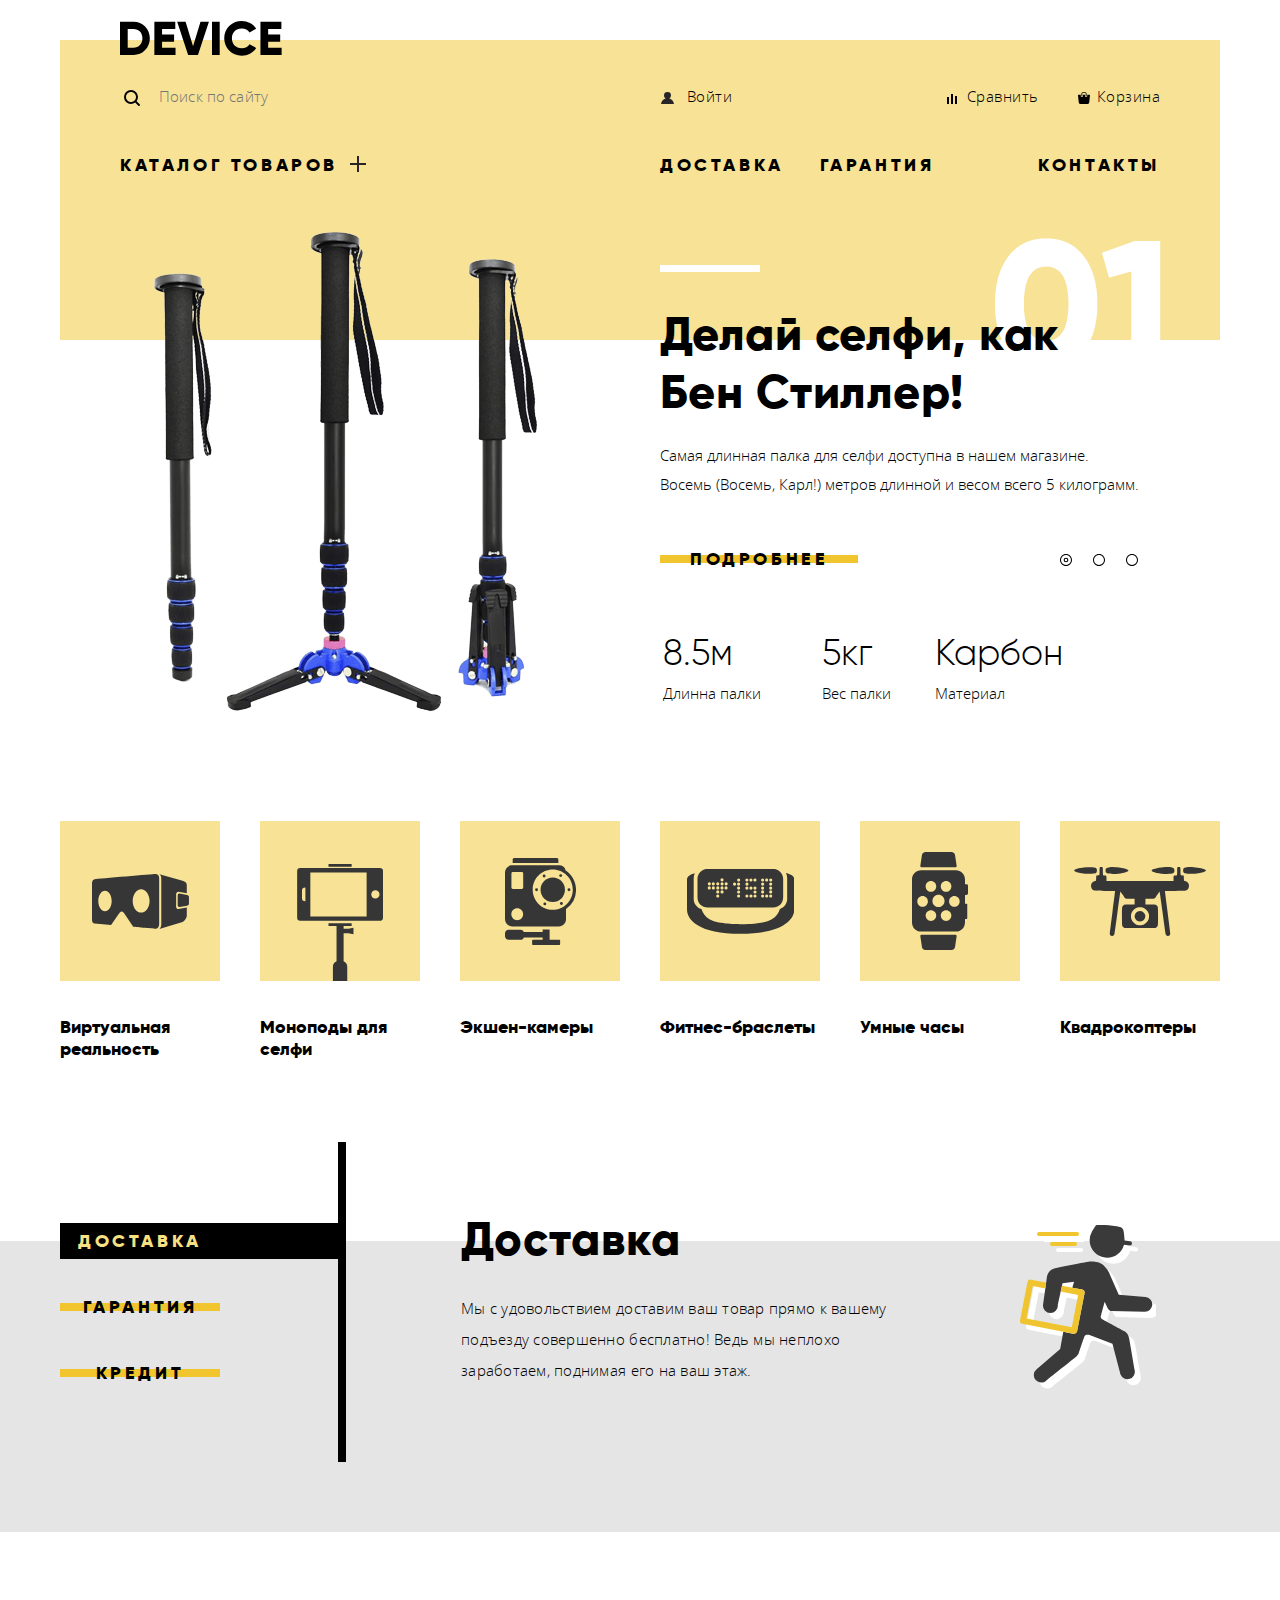
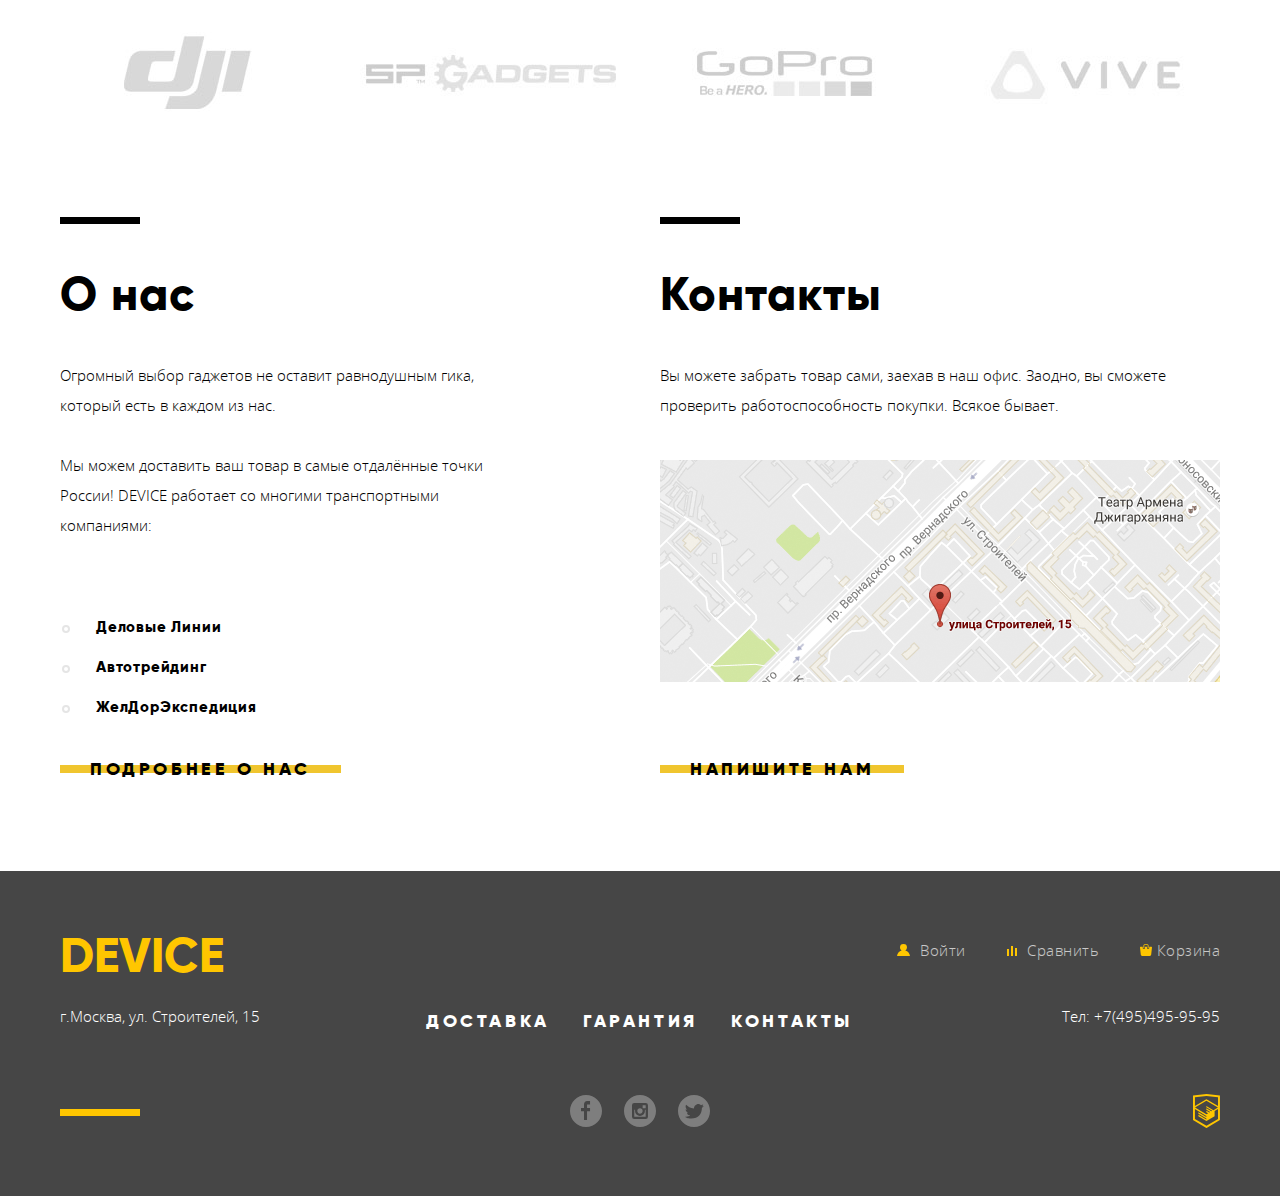
<file: index.html>
<!DOCTYPE html>
<html lang="ru">

<head>
  <meta charset="utf-8">
  <title>HTML Academy: Девайс</title>
  <link rel="stylesheet" href="css/normalize.css">
  <link rel="stylesheet" href="css/style_min.css">
</head>

<body>
  <header class="main_header">
    <div class="main_header_container">
      <nav class="main_navigation">
        <a class="main_header_logo">
        <img src="img/svg-device/logo.svg" width="163" height="36" alt="DEVICE">
      </a>
        <div class="site_functionality_container">
          <form class="search" action="https://echo.htmlacademy.ru" method="post">
            <label class="visually_hidden" for="search_field">Поиск по сайту</label>
            <input id="search_field" name="search_field" type="search" placeholder="Поиск по сайту">
            <button class="search_button" type="submit">Найти</button>
          </form>
          <ul class="site_functionality">
            <li><a class="login_link" href="#">Войти</a></li>
            <li><a class="compare" href="#">Сравнить</a></li>
            <li><a class="cart" href="#">Корзина</a></li>
          </ul>
        </div>
        <div class="site_navigation_container">
          <div>
            <div class="list_of_goods">
              <a class="catalog_items" href="#">Каталог товаров</a>
            </div>
            <div class="dropdown_content">
              <div class="dropdown_content_container">
                <ul class="dropdown_content_column">
                  <li><a href="#">Виртуальная реальность</a></li>
                  <li><a href="device_catalog.html">Моноподы для селфи</a></li>
                  <li><a href="#">Экшн-камеры</a></li>
                </ul>
                <ul class="dropdown_content_column">
                  <li><a href="#">Фитнес-браслеты</a></li>
                  <li><a href="#">Умные часы</a></li>
                </ul>
                <ul class="dropdown_content_column">
                  <li><a href="#">Квадрокоптеры</a></li>
                </ul>
              </div>
            </div>
          </div>
          <ul class="site_navigation">
            <li><a href="#">Доставка</a></li>
            <li><a href="#">Гарантия</a></li>
            <li><a href="#">Контакты</a></li>
          </ul>
        </div>
      </nav>
    </div>
  </header>
  <main>
    <input class="visually_hidden" type="radio" id="product_1" name="toggle" checked>
    <input class="visually_hidden" type="radio" id="product_2" name="toggle">
    <input class="visually_hidden" type="radio" id="product_3" name="toggle">
    <div class="wrapper">
      <div class="promo_slider_controls">
        <label for="product_1">Предложение 1</label>
        <label for="product_2">Предложение 2</label>
        <label for="product_3">Предложение 3</label>
      </div>
      <section class="description_of_goods slide" id="slide1">
        <div class="description_of_goods_slide_container">
          <h2 class="visually_hidden">Подробное описание товара</h2>
          <a href="#">
            <div class="image_wrapper">
              <img class="product_1" src="img/carbon_monopod.png" width="384" height="486" alt="Карбоновый монопод">
            </div>
          </a>
          <div class="description_of_goods_container">
            <p class="short_decription">
              <span class="catchphrase">Делай селфи, как Бен Стиллер!</span>
              <span class="short_decription_container">Самая длинная палка для селфи доступна в нашем магазине. Восемь (Восемь, Карл!) метров длинной и весом всего 5 килограмм.</span>
            </p>
            <div class="promo_buttons_container">
              <a class="button" href="#">Подробнее</a>
              <table class="features_of_goods">
                <tr class="features">
                  <td>8.5м</td>
                  <td>5кг</td>
                  <td>Карбон</td>
                </tr>
                <tr>
                  <td>Длинна палки</td>
                  <td>Вес палки</td>
                  <td>Материал</td>
                </tr>
              </table>
            </div>
          </div>
        </div>
      </section>
      <section class="description_of_goods slide" id="slide2">
        <div class="description_of_goods_slide_container">
          <h2 class="visually_hidden">Подробное описание товара</h2>
          <a href="#">
            <div class="image_wrapper">
              <img class="product_2" src="img/fitness_tracker_main_slider.png" width="345" height="485" alt="Фитнес браслет">
            </div>
          </a>
          <div class="description_of_goods_container">
            <p class="short_decription">
              <span class="catchphrase">Худеем правильно!</span>
              <span class="short_decription_container">Мотивирующие фитнес-браслеты помогут найти в себе силы не пропускать занятия и соблюдать диету.</span>
            </p>
            <div class="promo_buttons_container">
              <a class="button" href="#">Подробнее</a>
              <table class="features_of_goods">
                <tr class="features">
                  <td>48 часов</td>
                </tr>
                <tr>
                  <td>Без подзарядки</td>
                </tr>
              </table>
            </div>
          </div>
        </div>
      </section>
      <section class="description_of_goods slide" id="slide3">
        <div class="description_of_goods_slide_container">
          <h2 class="visually_hidden">Подробное описание товара</h2>
          <a href="#">
            <div class="image_wrapper">
              <img class="product_3" src="img/drone.png" width="526" height="334" alt="Дрон">
            </div>
          </a>
          <div class="description_of_goods_container">
            <p class="short_decription">
              <span class="catchphrase drone">Порхает как бабочка, жалит как пчела!</span>
              <span class="short_decription_container">Этот обычный, на первый взгляд, квадрокоптер оснащен мощным лазером, замаскированным под стандартную камеру.</span>
            </p>
            <div class="promo_buttons_container">
              <a class="button" href="#">Подробнее</a>
              <table class="features_of_goods">
                <tr class="features">
                  <td>800 м</td>
                  <td>50 м</td>
                </tr>
                <tr>
                  <td>Дальность полета</td>
                  <td>Радиус поражения</td>
                </tr>
              </table>
            </div>
          </div>
        </div>
      </section>
    </div>
    <section class="goods">
      <h2 class="visually_hidden">Категории товаров</h2>
      <ul class="kind_of_goods">
        <li class="virtual_reality">
          <a href="#">
            <div>
              <svg xmlns="http://www.w3.org/2000/svg" width="97" height="55" viewBox="0 0 97 55"><g fill="#363636"><path d="M84.131 32.639V20.003c0-1.309 1.045-2.37 2.335-2.37l8.326 1.581V11.02c0-2.355-1.708-3.431-4.202-4.265L67.403.175c1.616 1.391 1.889 2.04 1.889 4.396V49.78c0 2.356-.45 4.066-1.967 5.21l23.265-7.065c2.401-.833 4.202-4.216 4.202-6.572V33.44l-8.326 1.567c-1.29.002-2.335-1.06-2.335-2.368z"/><path d="M95.129 20.979l-7.598-1.444c-1.008 0-1.824.829-1.824 1.851v9.868c0 1.023.816 1.852 1.824 1.852l7.598-1.431c1.154-.419 1.824-.829 1.824-1.852V22.83c0-1.022-.766-1.507-1.824-1.851zM67.17 4.483c0-5.08-4.232-4.459-4.232-4.459S5.832 4.738 2.838 5.145.001 9.532.001 9.532L0 45.812c0 3.743 2.599 3.753 2.599 3.753l16.477 1.403L27.212 39.3s1.109-1.828 2.505-1.828c1.397 0 2.432 1.861 2.432 1.861l9.061 13.521s18.895 1.909 22.521 1.909c3.626-.001 3.439-5.024 3.439-5.024V4.483zM12.982 37.192c-3.698 0-6.696-4.601-6.696-10.275s2.998-10.275 6.696-10.275c3.698 0 6.696 4.601 6.696 10.275s-2.998 10.275-6.696 10.275zm36.158 1.426c-4.662 0-8.441-5.239-8.441-11.701 0-6.463 3.78-11.702 8.441-11.702 4.662 0 8.442 5.239 8.442 11.702 0 6.462-3.78 11.701-8.442 11.701z"/></g>
              </svg>
            </div>
            <span>
              Виртуальная реальность
            </span>
          </a>
        </li>
        <li class="monopods">
          <a href="#">
            <div>
              <svg xmlns="http://www.w3.org/2000/svg" width="86" height="117" viewBox="0 0 86 117"><g fill="#363636"><path d="M82.821 4.011H3.33A3.188 3.188 0 0 0 .142 7.199v46.413a3.187 3.187 0 0 0 3.188 3.189h79.492a3.188 3.188 0 0 0 3.189-3.189V7.199a3.189 3.189 0 0 0-3.19-3.188zM8.392 37.236h-.226a3.19 3.19 0 0 1-3.189-3.189v-7.283a3.188 3.188 0 0 1 3.189-3.188h.226v13.66zm61.231 15.172H13.341V8.402h56.282v44.006zM78.4 34.552c-2.289 0-4.146-1.855-4.146-4.147s1.856-4.147 4.146-4.147a4.146 4.146 0 1 1 0 8.294zM31.497 0h23.157v2.758H31.497zM46.608 64.861v-2.973h8.046V59.13H31.498v2.758h8.045v35.246a6.068 6.068 0 0 0-3.635 5.559V117h14.335v-14.307a6.062 6.062 0 0 0-3.636-5.557v-27.99h4.796l5.051 1.213v-6.711l-5.051 1.213h-4.795z"/></g>
              </svg>
            </div>
            <span>
            Моноподы для селфи
            </span>
          </a>
        </li>
        <li class="action_cemeras">
          <a href="#">
            <div>
              <svg xmlns="http://www.w3.org/2000/svg" width="71" height="87" viewBox="0 0 71 87"><g fill="#363636"><path d="M53.349 1.49c0-.736-.578-1.49-1.311-1.49H9.053C8.32 0 7.672.754 7.672 1.49v3.522h45.676V1.49zM54.202 81.809h-9.597V71.426h-6.958v2.507H18.774c-.537-1.254-1.757-2.148-3.181-2.148H3.559C1.642 71.784 0 73.387 0 75.311v3.018c0 1.924 1.642 3.48 3.559 3.48h12.035c1.511 0 2.792-.896 3.269-2.326h18.785v2.326H28.13c-.533 0-1.01.437-1.01.972v3.172c0 .535.478 1.048 1.01 1.048h26.072c.533 0 .93-.513.93-1.048V82.78c0-.535-.397-.971-.93-.971zM60.666 12.39a7.037 7.037 0 0 0-6.771-5.05H7.148C3.25 7.34 0 10.449 0 14.361v46.9c0 3.912 3.25 7.121 7.148 7.121h46.747c3.898 0 7.126-3.209 7.126-7.121V50.915a23.228 23.228 0 0 0 10.001-19.164c-.001-8.079-4.132-15.181-10.356-19.361zM12.238 62.151c-3.259 0-5.901-2.65-5.901-5.921 0-3.27 2.642-5.922 5.901-5.922s5.902 2.652 5.902 5.922c0 3.271-2.643 5.921-5.902 5.921zm5.961-32.605a1.42 1.42 0 0 1-1.418 1.422h-8.94a1.42 1.42 0 0 1-1.418-1.422v-14.16a1.42 1.42 0 0 1 1.418-1.423h8.939a1.42 1.42 0 0 1 1.418 1.423v14.16zm29.563 22.312c-11.076 0-20.057-9.01-20.057-20.123s8.98-20.124 20.057-20.124c11.077 0 20.058 9.01 20.058 20.124s-8.981 20.123-20.058 20.123z"/><ellipse cx="47.762" cy="31.735" rx="12.188" ry="12.229"/><circle cx="31.562" cy="31.736" r="1.435"/><circle cx="63.963" cy="31.736" r="1.435"/><circle cx="39.109" cy="17.994" r="1.435"/><ellipse cx="56.415" cy="45.476" rx="1.43" ry="1.436"/><circle cx="55.697" cy="17.565" r="1.435"/><circle cx="39.828" cy="45.906" r="1.435"/></g>
              </svg>
            </div>
            <span>
            Экшен-камеры
            </span>
          </a>
        </li>
        <li class="fitness_trackers">
          <a href="#">
            <div>
              <svg xmlns="http://www.w3.org/2000/svg" width="107" height="65" viewBox="0 0 107 65"><g fill="#363636"><path d="M98.967 4.074c.752 1.441 1.209 3.08 1.209 4.818v21.102c0 4.616-3.092 8.527-7.246 9.9-1.325 3.987-3.778 7.854-8.051 10.432-8.676 5.231-31.124 4.837-31.198 4.837-.078 0-22.513.395-31.189-4.837-4.216-2.545-6.708-6.347-8.042-10.279-4.418-1.209-7.756-5.251-7.756-10.053V8.893c0-1.688.427-3.282 1.139-4.693C4.17 5.109 0 6.918 0 10.434v29.983C0 50.668 11.839 64.85 53.657 64.85c41.82 0 53.657-14.182 53.657-24.433V10.434c-.001-3.684-4.576-5.494-8.347-6.36z"/><path d="M20.561 38.459h65.523c5.564 0 10.074-4.513 10.074-10.077V9.935c0-5.563-4.51-10.075-10.074-10.075H20.561c-5.564 0-10.075 4.511-10.075 10.075v18.447c0 5.564 4.511 10.077 10.075 10.077zM83.695 9.468a1.57 1.57 0 1 1 0 3.139 1.57 1.57 0 0 1 0-3.139zm0 4.039a1.569 1.569 0 1 1 0 3.138 1.569 1.569 0 0 1 0-3.138zm0 4.039a1.568 1.568 0 1 1 .001 3.137 1.568 1.568 0 0 1-.001-3.137zm0 3.827a1.57 1.57 0 1 1-.001 3.14 1.57 1.57 0 0 1 .001-3.14zm0 4.039a1.568 1.568 0 1 1 .001 3.137 1.568 1.568 0 0 1-.001-3.137zM79.656 9.468c.867 0 1.568.703 1.568 1.57a1.568 1.568 0 1 1-3.136 0c0-.868.703-1.57 1.568-1.57zm0 15.944a1.568 1.568 0 1 1 0 3.135 1.568 1.568 0 0 1 0-3.135zM75.619 9.468a1.57 1.57 0 1 1-.003 3.14 1.57 1.57 0 0 1 .003-3.14zm0 4.039a1.57 1.57 0 1 1-.003 3.139 1.57 1.57 0 0 1 .003-3.139zm0 4.039a1.569 1.569 0 1 1-.002 3.138 1.569 1.569 0 0 1 .002-3.138zm0 3.827a1.568 1.568 0 1 1 0 3.138 1.568 1.568 0 0 1 0-3.138zm0 4.039a1.569 1.569 0 1 1-.002 3.138 1.569 1.569 0 0 1 .002-3.138zM67.965 9.468c.867 0 1.568.703 1.568 1.57a1.568 1.568 0 1 1-3.136 0 1.568 1.568 0 0 1 1.568-1.57zm0 8.078a1.568 1.568 0 1 1-1.568 1.569 1.568 1.568 0 0 1 1.568-1.569zm0 3.881a1.569 1.569 0 1 1-.002 3.136 1.569 1.569 0 0 1 .002-3.136zm0 3.985a1.568 1.568 0 1 1 0 3.135 1.568 1.568 0 0 1 0-3.135zM63.926 9.468a1.57 1.57 0 1 1 0 3.14 1.57 1.57 0 0 1 0-3.14zm0 8.078a1.57 1.57 0 1 1 .001 3.139 1.57 1.57 0 0 1-.001-3.139zm0 7.866a1.57 1.57 0 1 1 .001 3.139 1.57 1.57 0 0 1-.001-3.139zM59.888 9.468a1.57 1.57 0 0 1 0 3.139 1.568 1.568 0 0 1-1.568-1.569 1.567 1.567 0 0 1 1.568-1.57zm0 4.039a1.57 1.57 0 1 1-.001 3.135 1.57 1.57 0 0 1 .001-3.135zm0 4.039a1.57 1.57 0 1 1-.001 3.14 1.57 1.57 0 0 1 .001-3.14zm0 7.866a1.57 1.57 0 0 1 0 3.137 1.569 1.569 0 0 1 0-3.137zm-8.29-15.944a1.57 1.57 0 1 1 0 3.139 1.57 1.57 0 0 1 0-3.139zm0 4.039a1.569 1.569 0 1 1 0 3.138 1.569 1.569 0 0 1 0-3.138zm0 4.039a1.568 1.568 0 1 1 .001 3.137 1.568 1.568 0 0 1-.001-3.137zm0 3.881a1.568 1.568 0 1 1 0 3.137 1.569 1.569 0 0 1 0-3.137zm0 3.985a1.568 1.568 0 1 1 .001 3.137 1.568 1.568 0 0 1-.001-3.137zm-4.039-11.905a1.568 1.568 0 1 1 0 3.136 1.568 1.568 0 0 1 0-3.136zm-8.502-.212a1.57 1.57 0 1 1-.001 3.135 1.57 1.57 0 0 1 .001-3.135zm0 4.038a1.57 1.57 0 1 1-.003 3.141 1.57 1.57 0 0 1 .003-3.141zm-4.039-8.078a1.57 1.57 0 1 1-.003 3.14 1.57 1.57 0 0 1 .003-3.14zm0 4.04a1.57 1.57 0 1 1-.003 3.139 1.57 1.57 0 0 1 .003-3.139zm0 4.038a1.57 1.57 0 1 1-.003 3.14 1.57 1.57 0 0 1 .003-3.14zm0 4.04a1.569 1.569 0 1 1-.001 3.137 1.569 1.569 0 0 1 .001-3.137zm-4.254-8.078a1.569 1.569 0 1 1 0 3.138 1.569 1.569 0 0 1 0-3.138zm0 4.038a1.57 1.57 0 1 1 0 3.139 1.57 1.57 0 0 1 0-3.139zm0 4.04a1.57 1.57 0 1 1-.001 3.14 1.57 1.57 0 0 1 .001-3.14zm0 4.039a1.568 1.568 0 1 1 .001 3.137 1.568 1.568 0 0 1-.001-3.137zM26.3 9.255a1.57 1.57 0 1 1 0 0zm0 4.04a1.57 1.57 0 0 1 1.571 1.568 1.57 1.57 0 0 1-3.14 0 1.57 1.57 0 0 1 1.569-1.568zm0 4.038a1.571 1.571 0 1 1 0 3.14 1.571 1.571 0 0 1 0-3.14zm0 4.04a1.57 1.57 0 1 1 0 0zm-4.037-8.078a1.57 1.57 0 1 1-.001 3.135 1.57 1.57 0 0 1 .001-3.135zm0 4.038a1.57 1.57 0 0 1 0 3.14 1.57 1.57 0 0 1 0-3.14z"/></g>
              </svg>
            </div>
            <span>
            Фитнес-браслеты
            </span>
          </a>
        </li>
        <li class="smart_watches">
          <a href="#">
            <div>
              <svg xmlns="http://www.w3.org/2000/svg" width="56" height="98" viewBox="0 0 56 98"><g fill="#363636"><path d="M54.494 32.197h-1.515v-4.64c0-5.052-4.087-9.186-9.082-9.186H9.082C4.086 18.372 0 22.505 0 27.557v42.868c0 5.052 4.087 9.185 9.083 9.185h34.815c4.995 0 9.082-4.133 9.082-9.185V67.01h1.515a.764.764 0 0 0 .757-.764V52.467a.765.765 0 0 0-.757-.766H52.98v-8.788h1.515c.832 0 1.514-.688 1.514-1.531v-7.654a1.529 1.529 0 0 0-1.515-1.531zm-20.412-3.109c2.926 0 5.299 2.398 5.299 5.358s-2.373 5.358-5.299 5.358-5.298-2.398-5.298-5.358 2.372-5.358 5.298-5.358zm-15.137 0c2.925 0 5.298 2.398 5.298 5.358s-2.373 5.358-5.298 5.358c-2.926 0-5.298-2.398-5.298-5.358s2.372-5.358 5.298-5.358zM5.297 49.397c0-2.959 2.371-5.358 5.298-5.358 2.926 0 5.298 2.399 5.298 5.358 0 2.959-2.373 5.358-5.298 5.358-2.927.001-5.298-2.399-5.298-5.358zm13.648 19.497c-2.926 0-5.298-2.398-5.298-5.358s2.372-5.358 5.298-5.358c2.925 0 5.298 2.398 5.298 5.358s-2.373 5.358-5.298 5.358zm1.49-19.903c0-3.382 2.711-6.124 6.055-6.124s6.055 2.742 6.055 6.124-2.711 6.124-6.055 6.124c-3.344-.001-6.055-2.742-6.055-6.124zm13.647 19.903c-2.926 0-5.298-2.398-5.298-5.358s2.372-5.358 5.298-5.358 5.299 2.398 5.299 5.358-2.373 5.358-5.299 5.358zm8.302-14.138c-2.927 0-5.298-2.399-5.298-5.358 0-2.959 2.371-5.358 5.298-5.358 2.926 0 5.298 2.399 5.298 5.358 0 2.958-2.372 5.358-5.298 5.358zM9.646 15.31h33.687c.843 0 1.432-.681 1.306-1.514L43.023 3.028l-.002-.002C42.771 1.362 41.189 0 39.506 0H13.474c-1.686 0-3.268 1.362-3.517 3.028L8.342 13.795c-.125.833.461 1.515 1.304 1.515zM43.333 82.671H9.646c-.843 0-1.429.683-1.304 1.516l1.615 10.767c.25 1.666 1.832 3.028 3.516 3.028h26.032c1.684 0 3.266-1.362 3.517-3.026v-.002l1.615-10.767c.128-.833-.461-1.516-1.304-1.516z"/></g>
              </svg>
            </div>
            <span>
              Умные часы
            </span>
          </a>
        </li>
        <li class="quadcopters">
          <a href="#">
            <div>
              <svg xmlns="http://www.w3.org/2000/svg" width="132" height="69" viewBox="0 0 132 69"><g fill="#363636"><path d="M12.052.258C6.507.745 1.838 1.85.575 2.93c-.722.616-.722.616-.232 1.156.644.72 3.713 1.645 7.247 2.237 3.998.668 12.51.693 13.724.051 1.211-.668 1.624-1.414 1.624-2.981 0-1.619-.62-2.416-2.218-2.853C19.274.154 14.94 0 12.052.258zM25.774.488c-.129.283-.258 2.108-.258 4.112 0 4.061.155 3.778-2.192 3.933l-1.03.077-.13 2.545-.129 2.544-1.186.283c-2.58.668-4 2.595-3.792 5.294.128 1.927 1.03 3.341 2.579 4.087 1.109.513 1.47.538 11.246.538 5.545 0 10.137.079 10.188.18.051.13-1.11 9.408-2.58 20.64-1.444 11.23-2.682 20.997-2.708 21.666-.051 1.617.826 2.62 2.348 2.62 1.237 0 2.012-.64 2.321-1.9.13-.514 1.496-10.334 3.018-21.822 1.522-11.463 2.863-20.869 2.94-20.869.104 0 1.084 1.413 2.193 3.136 2.94 4.626 2.399 4.317 7.635 4.317h4.359v5.63l-5.133.077c-4.72.077-5.21.127-5.881.615-1.573 1.157-1.625 1.415-1.625 10.977 0 9.534.026 9.792 1.522 11.05l.851.695H81.695l.851-.696c1.496-1.257 1.52-1.515 1.52-11.05 0-9.56-.05-9.819-1.622-10.976-.671-.488-1.161-.538-5.882-.615l-5.132-.077v-5.63h4.36c5.234 0 4.693.309 7.633-4.317 1.11-1.723 2.09-3.136 2.194-3.136.076 0 1.418 9.406 2.94 20.869 1.522 11.488 2.889 21.308 3.018 21.821.31 1.26 1.082 1.902 2.321 1.902 1.521 0 2.4-1.004 2.347-2.621-.026-.67-1.264-10.436-2.71-21.666-1.468-11.232-2.63-20.51-2.577-20.64.05-.101 4.641-.18 10.19-.18 9.774 0 10.135-.025 11.243-.538 1.548-.746 2.45-2.16 2.58-4.087.206-2.699-1.212-4.626-3.792-5.294l-1.187-.283-.127-2.544-.13-2.545-1.031-.077c-2.347-.155-2.194.128-2.194-3.933 0-2.004-.128-3.829-.257-4.112-.206-.36-.543-.488-1.367-.488-.619 0-1.238.128-1.42.309-.206.205-.31 1.465-.31 3.932 0 2.467-.102 3.727-.309 3.932-.18.18-.901.308-1.65.308-1.625 0-1.65.052-1.65 3.11v2.287H32.48v-2.287c0-3.058-.024-3.11-1.65-3.11-.748 0-1.47-.129-1.65-.308-.207-.205-.31-1.465-.31-3.932 0-2.467-.103-3.727-.31-3.932-.18-.18-.8-.309-1.418-.309-.825 0-1.16.128-1.368.488zm42.843 40.12c2.889.899 5.392 3.393 6.166 6.168.439 1.543.31 4.216-.284 5.784-.696 1.875-2.685 4.01-4.565 4.935-1.29.642-1.754.719-3.921.719s-2.631-.077-3.92-.719c-1.885-.926-3.87-3.06-4.567-4.935-.592-1.568-.722-4.24-.283-5.784.748-2.723 3.25-5.27 6.061-6.168 2.012-.642 3.3-.642 5.313 0z"/><path d="M63.794 44.438c-2.037.925-3.507 3.649-3.069 5.73.774 3.677 4.823 5.553 7.996 3.702 1.985-1.158 2.99-3.547 2.45-5.783-.568-2.39-2.734-4.138-5.158-4.138-.646 0-1.626.232-2.22.489zM36.092.154c-3.92.668-4.513 1.131-4.513 3.444 0 1.825.463 2.416 2.268 2.956 1.55.462 7.172.514 10.5.128 6.86-.822 11.321-2.544 9.698-3.752-1.265-.9-4.902-1.876-9.054-2.39-2.475-.308-7.996-.54-8.9-.386zM89.484.258C83.165.848 77.62 2.339 77.62 3.444c0 1.722 7.84 3.47 15.63 3.495 5.804 0 7.196-.642 7.196-3.34 0-1.825-.619-2.622-2.373-3.085C96.423.103 92.398 0 89.484.258zM112.776.283c-1.78.231-3.018.77-3.43 1.491-.387.77-.31 2.904.154 3.572.928 1.31 1.652 1.465 7.068 1.465 3.661 0 5.802-.129 7.867-.488 3.534-.592 6.603-1.517 7.248-2.237.49-.54.49-.54-.233-1.156-1.34-1.13-5.958-2.185-11.916-2.672-3.481-.283-4.488-.283-6.758.025z"/></g>
              </svg>
            </div>
            <span>
            Квадрокоптеры
            </span>
          </a>
        </li>

      </ul>
    </section>
    <div class="servises_container">
      <section class="servises">
        <input class="visually_hidden" type="radio" id="credit" name="tabstab">
        <input class="visually_hidden" type="radio" id="assurance" name="tabstab">
        <input class="visually_hidden" type="radio" id="delivery" name="tabstab" checked>
        <h2 class="visually_hidden">Услуги</h2>
        <ul class="kinds_of_servises">
          <li>
            <label class="delivery" for="delivery">Доставка</label>
          </li>
          <li>
            <label class="assurance" for="assurance">Гарантия</label>
          </li>
          <li>
            <label class="credit" for="credit">Кредит</label>
          </li>
        </ul>
        <div class="description_of_servises">
          <article class="description_of_delivery tabcontent">
            <h2>Доставка</h2>
            <p>Мы с удовольствием доставим ваш товар прямо к вашему подъезду совершенно бесплатно! Ведь мы неплохо заработаем, поднимая его на ваш этаж.</p>
          </article>
          <article class="description_of_assurance tabcontent">
            <h2>Гарантия</h2>
            <p>Если из-за возгорания купленного у нас товара у вас сгорит дом — не переживайте, мы выдадим вам новый. Товар, не дом, конечно же.</p>
          </article>
          <article class="description_of_credit tabcontent">
            <h2>Кредит</h2>
            <p>Залезть в долговую яму стало проще! Кредитные консультанты подберут для вас наиболее выгодные условия кредита. Выгодные для нашего банка, разумеется.</p>
          </article>
        </div>
      </section>
    </div>
    <section class="brands_peace">
      <h2 class="visually_hidden">Логотипы доступных брендов</h2>
      <h2 class="visually_hidden"></h2>
      <ul class="list_of_brands">
        <li class="lable">
          <img src="img/dji.jpg" width="260" height="100" alt="dji">
          <img class="hidden" src="img/dji_hover.jpg" width="260" height="100" alt="dji">
        </li>
        <li class="lable">
          <img src="img/spgagets.jpg" width="260" height="100" alt="spgagets">
          <img class="hidden" src="img/spgagets_hover.jpg" width="260" height="100" alt="spgagets">
        </li>
        <li class="lable">
          <img src="img/gopro.jpg" width="260" height="100" alt="gopro">
          <img class="hidden" src="img/gopro_hover.jpg" width="260" height="100" alt="GoPro">
        </li>
        <li class="lable">
          <img src="img/vive.jpg" width="260" height="100" alt="VIVE">
          <img class="hidden" src="img/vive_hover.jpg" width="260" height="100" alt="VIVE">
        </li>
      </ul>
    </section>
    <div class="information_about_company">
      <div class="information_about_company_container">
        <section class="about_us">
          <h2>О нас</h2>
          <p>Огромный выбор гаджетов не оставит равнодушным гика, который есть в каждом из нас.</p>
          <p>Мы можем доставить ваш товар в самые отдалённые точки России! DEVICE работает со многими транспортными компаниями:</p>
          <ul class="business_activities">
            <li>Деловые Линии</li>
            <li>Автотрейдинг</li>
            <li>ЖелДорЭкспедиция</li>
          </ul>
          <div class="more_about_us_container">
            <a class="more_about_us" href="#">Подробнее о нас</a>
          </div>
        </section>
        <section class="contact_information">
          <h2>Контакты</h2>
          <p>Вы можете забрать товар сами, заехав в наш офис. Заодно, вы сможете проверить работоспособность покупки. Всякое бывает.</p>
          <a class="button_map_popup" href="#">
          <img src="img/map.png" width="560" height="222" alt="Наш офис по адресу ул. Строителей 15, Санкт-Петербург">
          </a>
          <div class="write_us_container">
            <a class="button write_us" href="#">Напишите нам</a>
          </div>
        </section>
      </div>
    </div>
    <div class="main_footer_container">
      <footer class="main_footer">
        <div class="site_functionality_footer_container">
          <a class="footer_logo_link" href="#">
        <span class="footer_logo">DEVICE</span>
          </a>
          <ul class="site_functionality_footer">
            <li class="login"><a href="#">
              <svg xmlns="http://www.w3.org/2000/svg" width="13" height="12" viewBox="0 0 13 12"><path fill="#ffc600" d="M.032 12h12.937c-.163-2.643-2.074-4.837-4.671-5.543a3.47 3.47 0 0 0 1.687-2.972 3.485 3.485 0 0 0-6.97 0c0 1.264.68 2.361 1.688 2.972C2.106 7.163.194 9.357.032 12z"/>
              </svg>
              <span>Войти</span>
            </a></li>
            <li class="compare"><a href="#">
              <svg xmlns="http://www.w3.org/2000/svg" width="10" height="10" viewBox="0 0 10 10"><path fill="#ffc600" d="M8 2h1.984v8H8zM0 3h1.984v7H0zM4 0h2v10H4z"/>
              </svg>
              <span>Сравнить</span>
            </a></li>
            <li class="cart"><a href="#">
              <svg xmlns="http://www.w3.org/2000/svg" width="12" height="12" viewBox="0 0 12 12"><path fill="#ffc600" d="M11.864 3.017a.429.429 0 0 0-.327-.154H9.225V4.09c0 .563-.484 1.022-1.08 1.022-.594 0-1.078-.458-1.078-1.022V2.863H4.909V4.09c0 .563-.485 1.022-1.08 1.022-.595 0-1.078-.458-1.078-1.022V2.863H.438a.43.43 0 0 0-.327.154.472.472 0 0 0-.108.358l.776 7.134c.015.806.642 1.455 1.411 1.455h7.595c.77 0 1.396-.649 1.411-1.455l.776-7.134a.476.476 0 0 0-.108-.358z"/><path fill="#ffc600" d="M3.829 4.499c.239 0 .433-.184.433-.409V1.84c0-.632.672-1.022 1.295-1.022h1.079c.655 0 1.078.401 1.078 1.022v2.25c0 .225.194.409.431.409.239 0 .433-.184.433-.409V1.84C8.577.773 7.761 0 6.636 0H5.557c-1.19 0-2.159.826-2.159 1.84v2.25c0 .225.194.409.431.409z"/>
              </svg>
              <span>Корзина</span>
            </a></li>
          </ul>
        </div>
        <div class="footer_kinds_of_servises_container">
          <p class="contact_infirmation">г.Москва, ул. Строителей, 15</p>
          <p class="phone">Тел: +7(495)495-95-95</p>
          <nav class="footer_navigation">
            <ul class="footer_kinds_of_servises">
              <li class="delivery"><a href="#">Доставка</a></li>
              <li class="assurance"><a href="#">Гарантия</a></li>
              <li class="credit"><a href="#">Контакты</a></li>
            </ul>
          </nav>
        </div>
        <ul class="social-buttons">
          <li><a class="social_button" href="#"><span class="visually_hidden">Facebook</span>
            <svg xmlns="http://www.w3.org/2000/svg" width="32" height="32" viewBox="0 0 32 32"><path fill="#FFF" d="M16 0C7.164 0 0 7.163 0 16s7.164 16 16 16c8.837 0 16-7.164 16-16S24.837 0 16 0zm4.062 9.455h-3.021v3.444h3.021v3.445h-3.021v8.61H14.02v-8.61H11v-3.445h3.021V9.455c0-1.902 1.353-3.445 3.021-3.445h3.021v3.445z"/>
            </svg>
          </a></li>
          <li><a class="social_button" href="#"><span class="visually_hidden">Instagram</span>
            <svg xmlns="http://www.w3.org/2000/svg" width="32" height="32" viewBox="0 0 32 32"><g fill="#FFF"><path d="M20.916 16a4.938 4.938 0 1 1-9.877 0c0-.394.051-.773.138-1.14h-.897v6.838h11.396V14.86h-.897c.086.367.137.746.137 1.14z"/><path d="M15.978 18.659c1.466 0 2.659-1.193 2.659-2.659s-1.193-2.659-2.659-2.659c-1.466 0-2.659 1.193-2.659 2.659s1.192 2.659 2.659 2.659zM18.637 10.302h3.039v3.039h-3.039z"/><path d="M16 0C7.164 0 0 7.164 0 16c0 8.837 7.164 16 16 16 8.837 0 16-7.163 16-16 0-8.836-7.163-16-16-16zm7.955 21.698a2.285 2.285 0 0 1-2.279 2.279H10.279A2.285 2.285 0 0 1 8 21.698V10.302a2.286 2.286 0 0 1 2.279-2.279h11.396a2.286 2.286 0 0 1 2.279 2.279v11.396z"/></g>
            </svg>
          </a></li>
          <li><a class="social_button" href="#"><span class="visually_hidden">Twitter</span>
            <svg xmlns="http://www.w3.org/2000/svg" width="32" height="32" viewBox="0 0 32 32"><path fill="#FFF" d="M16 0C7.164 0 0 7.164 0 16c0 8.837 7.164 16 16 16 8.837 0 16-7.163 16-16 0-8.836-7.163-16-16-16zm7.944 12.809c-.251 6.516-3.463 10.832-10.992 10.702h-.486c-.447 0-4.543-.443-5.344-1.823 2.479.19 4.247-.406 5.12-1.136-1.048-.289-2.923-.461-3.251-2.848.384.104.618.221 1.299.113-1.307-.824-2.758-1.519-2.679-3.643.311.317 1.164.518 1.46.457-.768-.233-2.149-3.244-.974-4.781 1.984 1.79 4.075 3.482 7.804 3.643.227-2.214 1.24-3.699 3.168-4.325 1.84-.479 3.255.26 3.901 1.138.737-.224 1.453-.466 2.193-.685-.004.833-.569 1.463-.935 1.709.747.165 1.423-.475 1.423-.475-.184.963-1.094 1.725-1.707 1.954z"/>
            </svg>
          </a></li>
        </ul>
        <a class="HTMLacademy_logo" href="https://htmlacademy.ru/intensive/htmlcss">
          <svg xmlns="http://www.w3.org/2000/svg" width="26.943" height="34.09" viewBox="0 0 26.943 34.09"><path fill="#FFC600" d="M13.62.017L13.472 0 0 1.412v24.661l13.473 8.017 13.43-7.99.042-.025V1.412L13.62.017zm11.399 12.11L13.495 5.334l-.001-.104-.087.05-.088-.056v.109L1.925 12.118V3.147l11.548-1.212L25.02 3.147v8.98zm-11.614-5.34L24.923 13.5l-4.479 2.64-7.093-4.221-.014 1.415 5.904 3.513-.86.507-5.03-2.992-.014 1.415 3.827 2.275-.782.523-3.031-1.787-.014 1.413 1.853 1.091-1.8 1.081-11.356-6.751 11.371-6.835zm-11.48 8.34l11.411 6.791.016 1.044-7.942-4.728-.015 1.416 7.979 4.795.018 1.076-7.973-4.74-.013 1.414 8.021 4.822.046.025 8.143-4.872-.011-5.177 3.415-2.036v10.021L13.472 31.85 1.925 24.979v-9.852z"/>
          </svg>
              </a>
      </footer>
    </div>
    <section class="modal modal_feedback">
      <h2 class="visually_hidden">Форма обратной связи</h2>
      <button class="modal_close" type="button">Закрыть</button>
      <form class="contact_form" action="https://echo.htmlacademy.ru" method="post">
        <p class="contact_item">
          <label for="contact_name">Ваше имя:</label>
          <input id="contact_name" type="text" name="user_name" value="" placeholder="Представьтесь, пожалуйста" required>
        </p>
        <p class="contact_item">
          <label for="contact_e-mail">Ваш e-mail:</label>
          <input id="contact_e-mail" type="email" name="e-mail" value="" placeholder="Для отправки ответа" required>
        </p>
        <p class="contact_item">
          <label for="contact_massage">Текст письма:</label>
          <textarea id="contact_massage" name="massage" rows="5" cols="80" placeholder="В свободной форме" required></textarea>
        </p>
        <button class="button" type="submit" name="button">Отправить</button>
      </form>
    </section>
    <section class="modal modal_map">
      <h2 class="visually_hidden">Как до нас добраться</h2>
      <button class="modal_close" type="button">Закрыть</button>
      <iframe src="https://www.google.com/maps/embed?pb=!1m18!1m12!1m3!1d1992.26133327343!2d29.97955471590694!3d60.043896760565346!2m3!1f0!2f0!3f0!3m2!1i1024!2i768!4f13.1!3m3!1m2!1s0x4696494cfe1fca87%3A0x982a0988a171eb00!2sUlitsa+Stroiteley%2C+15%2C+Gorskaya%2C+Sankt-Peterburg%2C+Russia%2C+197701!5e0!3m2!1sen!2sae!4v1512719971989"
        width="960" height="559" allowfullscreen>
      </iframe>
      <p>
        <img src="img/map-big.png" width="960" height="559" alt="Наш офис по адресу ул. Строителей 15, Санкт-Петербург">
      </p>
    </section>
  </main>
  <script src="js/popup_script_min.js"></script>
</body>

</html>
</file>
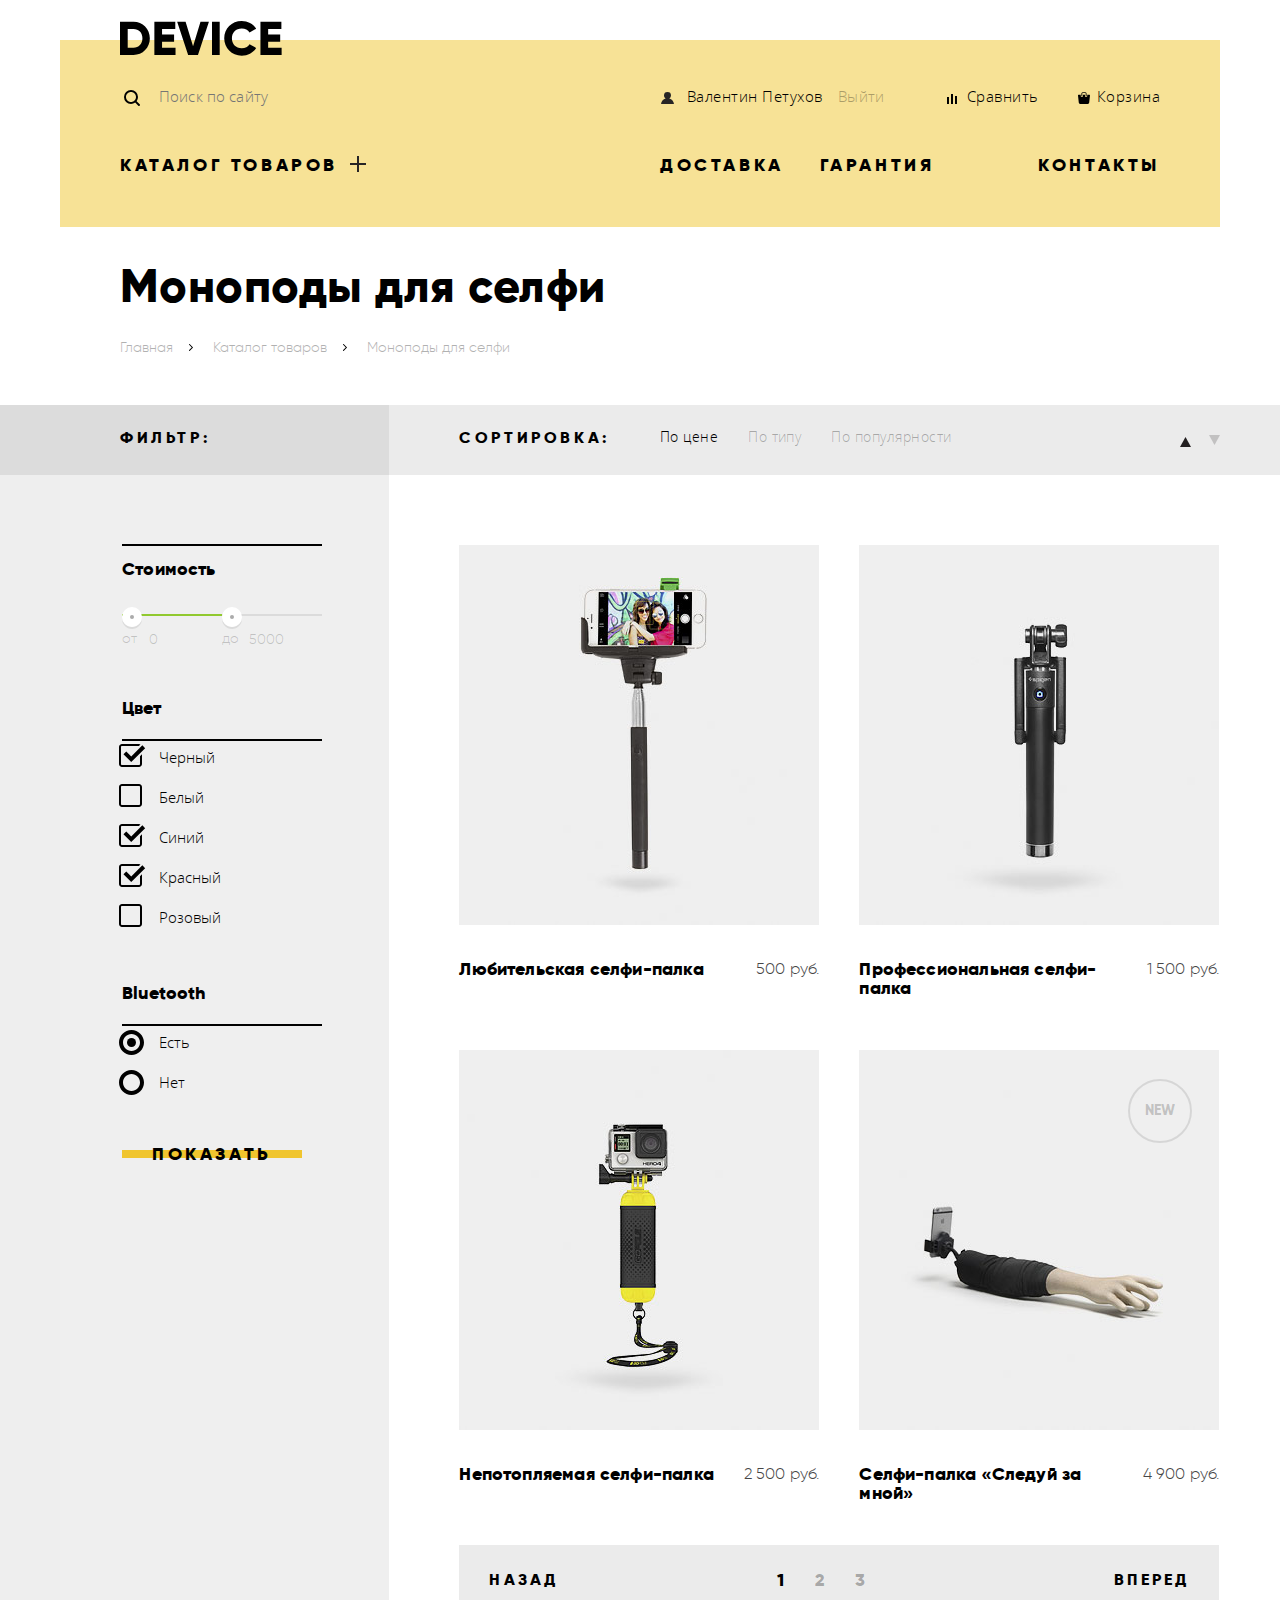
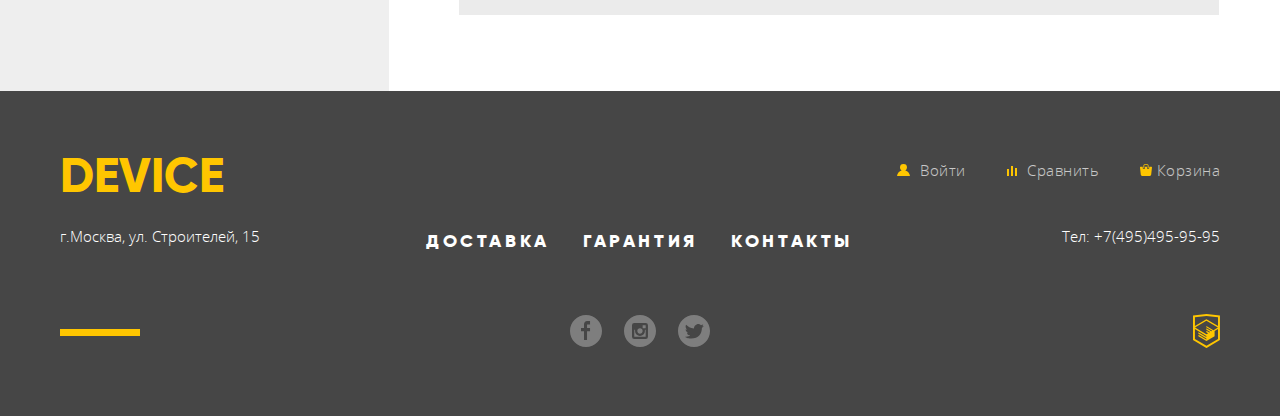
<file: device_catalog.html>
<!DOCTYPE html>
<html lang="ru">

<head>
  <meta charset="utf-8">
  <title>HTML Academy: Девайс</title>
  <link rel="stylesheet" href="css/normalize.css">
  <link rel="stylesheet" href="css/style_min.css">
</head>

<body class="inner_page">
  <header class="main_header">
    <div class="main_header_container">
      <nav class="main_navigation">
        <a class="main_header_logo" href="index.html">
          <img src="img/svg-device/logo.svg" width="163" height="36" alt="DEVICE">
        </a>
        <div class="site_functionality_container">
          <form class="search" action="https://echo.htmlacademy.ru" method="post">
            <label class="visually_hidden" for="search_field">Поиск по сайту</label>
            <input id="search_field" name="search_field" type="search" placeholder="Поиск по сайту">
            <button class="search_button" type="submit">Найти</button>
          </form>
          <ul class="site_functionality">
            <li><a class="login_link" href="#">Валентин Петухов</a></li>
            <li><a class="profile" href="#">Выйти</a></li>
            <li><a class="compare" href="#">Сравнить</a></li>
            <li><a class="cart" href="#">Корзина</a></li>
          </ul>
        </div>
        <div class="site_navigation_container">
          <div>
            <div class="list_of_goods">
              <a class="catalog_items" href="#">Каталог товаров</a>
            </div>
            <div class="dropdown_content">
              <div class="dropdown_content_container">
                <ul class="dropdown_content_column">
                  <li><a href="#">Виртуальная реальность</a></li>
                  <li><a href="#">Моноподы для селфи</a></li>
                  <li><a href="#">Экшн-камеры</a></li>
                </ul>
                <ul class="dropdown_content_column">
                  <li><a href="#">Фитнес-браслеты</a></li>
                  <li><a href="#">Умные часы</a></li>
                </ul>
                <ul class="dropdown_content_column">
                  <li><a href="#">Квадрокоптеры</a></li>
                </ul>
              </div>
            </div>
          </div>
          <ul class="site_navigation">
            <li><a href="#">Доставка</a></li>
            <li><a href="#">Гарантия</a></li>
            <li><a href="#">Контакты</a></li>
          </ul>
        </div>
      </nav>
    </div>
  </header>
  <main>
    <div class="name_of_good_container">
      <h1 class="monopods">Моноподы для селфи</h1>
      <ul class="breadcrumbs">
        <li class="breadcrumbs_item"><a href="index.html">Главная</a></li>
        <li class="breadcrumbs_item"><a href="#">Каталог товаров</a></li>
        <li class="breadcrumbs_item_current"><a href="#">Моноподы для селфи</a></li>
      </ul>
    </div>
    <div class="sort_container">
      <div class="types_of_sort_container">
        <section class="sort">
          <h2 class="filter">Фильтр:</h2>
          <div class="list_top_container">
            <h2>Сортировка:</h2>
            <ul class="types_of_sort">
              <li class="sort_by_price currrent_sorting_order"><a href="#">По цене</a></li>
              <li class="sort_by_type"><a href="#">По типу</a></li>
              <li class="sort_by_popularity"><a href="#">По популярности</a></li>
            </ul>
            <ul class="sorting_order">
              <li><a class="increasing_order" href="#"><span class="visually_hidden">По возрастанию</span><svg version="1.1" xmlns="http://www.w3.org/2000/svg" xmlns:xlink="http://www.w3.org/1999/xlink" x="0px" y="0px"
	               width="11px" height="10px" viewBox="0 0 11 10" enable-background="new 0 0 11 10" xml:space="preserve">
                <polygon fill="#231F20" points="5.5,0 0,10 11,10 "/>
                </svg>
                </a></li>
              <li><a class="decreasing_order currrent_sorting_order" href="#"><span class="visually_hidden">По убыванию</span><svg version="1.1" xmlns="http://www.w3.org/2000/svg" xmlns:xlink="http://www.w3.org/1999/xlink" x="0px" y="0px"
              	 width="11px" height="10px" viewBox="0 0 11 10" enable-background="new 0 0 11 10" xml:space="preserve">
              <polygon fill="#231F20" points="5.5,0 0,10 11,10 "/>
              </svg>
            </a></li>
            </ul>
          </div>
        </section>
      </div>
      <div class="catalog_container">
        <div class="filters_container">
          <section class="filters">
            <h2 class="visually_hidden">Фильтр товаров</h2>
            <form class="filter_form" action="https://echo.htmlacademy.ru" method="get">
              <fieldset class="price_filter">
                <div class="filter_range">
                  <div class="filter_range_title">Стоимость</div>
                  <div class="range_controls">
                    <div class="scale">
                      <div class="bar"></div>
                    </div>
                    <div class="range_toggle range_toggle_min">
                      <svg xmlns="http://www.w3.org/2000/svg" width="20" height="23" viewBox="0 0 20 23"><path opacity=".3" fill="#ABABAB" d="M10 20C4.477 20 0 15.522 0 10v2c0 5.522 4.477 10 10 10 5.522 0 10-4.478 10-10v-2c0 5.522-4.478 10-10 10z"/><circle fill="#FFF" cx="10" cy="10" r="10"/><circle fill="#ABABAB" cx="10" cy="10" r="2"/>
                  </svg>
                      <label class="min_price">от
                  <input type="text" name="min_price" value="0">
                </label>
                    </div>
                    <div class="range_toggle range_toggle_max">
                      <svg xmlns="http://www.w3.org/2000/svg" width="20" height="23" viewBox="0 0 20 23"><path opacity=".3" fill="#ABABAB" d="M10 20C4.477 20 0 15.522 0 10v2c0 5.522 4.477 10 10 10 5.522 0 10-4.478 10-10v-2c0 5.522-4.478 10-10 10z"/><circle fill="#FFF" cx="10" cy="10" r="10"/><circle fill="#ABABAB" cx="10" cy="10" r="2"/>
                  </svg>
                      <label class="max_price">до
                  <input type="text" name="max_price" value="5000">
                </label>
                    </div>
                  </div>
                </div>
              </fieldset>
              <fieldset class="color_filter">
                <legend>Цвет</legend>
                <ul>
                  <li class="filter_option">
                    <input class="visually_hidden filter_input filter_input_checkbox" type="checkbox" name="black" id="black_color" checked>
                    <label for="black_color">Черный</label>
                  </li>
                  <li class="filter_option">
                    <input class="visually_hidden filter_input filter_input_checkbox" type="checkbox" name="white" id="white_color">
                    <label for="white_color">Белый</label>
                  </li>
                  <li class="filter_option">
                    <input class="visually_hidden filter_input filter_input_checkbox" type="checkbox" name="blue" id="blue_color" checked>
                    <label for="blue_color">Синий</label>
                  </li>
                  <li class="filter_option">
                    <input class="visually_hidden filter_input filter_input_checkbox" type="checkbox" name="red" id="red_color" checked>
                    <label for="red_color">Красный</label>
                  </li>
                  <li class="filter_option">
                    <input class="visually_hidden filter_input filter_input_checkbox" type="checkbox" name="pink" id="pink_color">
                    <label for="pink_color">Розовый</label>
                  </li>
                </ul>
              </fieldset>
              <fieldset class="bluetooth_filter">
                <legend>Bluetooth</legend>
                <ul>
                  <li class="filter_option">
                    <input class="visually_hidden filter_input filter_input_radio" type="radio" name="product_group" value="yes" id="with_bluetooth" checked>
                    <label for="with_bluetooth">Есть</label>
                  </li>
                  <li class="filter_option">
                    <input class="visually_hidden filter_input filter_input_radio" type="radio" name="product_group" value="yes" id="without_bluetooth">
                    <label for="without_bluetooth">Нет</label>
                  </li>
                </ul>
                <button class="filter_button button" type="submit" name="button">Показать</button>
              </fieldset>
            </form>
          </section>
        </div>
        <section class="catalog_items_monopods">
          <h2 class="visually_hidden">Список доступных моноподов</h2>
          <article class="catalog_item">
            <img src="img/item-1.jpg" width="360" height="380" alt="Любительская селфи-палка">
            <div class="goods_container">
              <div class="buttons_container">
                <a class="basket button" href="#">В корзину</a>
                <a class="comparison_button" href="#">Добавить к сравнению</a>
              </div>
            </div>
            <div class="name_price_container">
              <h2>Любительская селфи-палка</h2>
              <span>500 руб.</span>
            </div>
          </article>
          <article class="catalog_item">
            <img src="img/item-2.jpg" width="360" height="380" alt="Любительская селфи-палка">
            <div class="goods_container">
              <div class="buttons_container">
                <a class="basket button" href="#">В корзину</a>
                <a class="comparison_button" href="#">Добавить к сравнению</a>
              </div>
            </div>
            <div class="name_price_container">
              <h2>Профессиональная селфи-палка </h2>
              <span>1 500 руб.</span>
            </div>
          </article>
          <article class="catalog_item">
            <img src="img/item-3.jpg" width="360" height="380" alt="Любительская селфи-палка">
            <div class="goods_container">
              <div class="buttons_container">
                <a class="basket button" href="#">В корзину</a>
                <a class="comparison_button" href="#">Добавить к сравнению</a>
              </div>
            </div>
            <div class="name_price_container">
              <h2>Непотопляемая селфи-палка</h2>
              <span>2 500 руб.</span>
            </div>
          </article>
          <article class="catalog_item">
            <p class="new_item_logo">New</p>
            <img src="img/item-4.jpg" width="360" height="380" alt="Любительская селфи-палка">
            <div class="goods_container">
              <div class="buttons_container">
                <a class="basket button" href="#">В корзину</a>
                <a class="comparison_button" href="#">Добавить к сравнению</a>
              </div>
            </div>
            <div class="name_price_container">
              <h2>Селфи-палка «Следуй за мной»</h2>
              <span>4 900 руб.</span>
            </div>
          </article>
          <ul class="pagination_list">
            <li class="pagination_item page_back"><a href="#">Назад</a></li>
            <li>
              <ul class="pagination_list_of_page_numbers">
                <li class="pagination_item page_number pagination_item_current"><a href="#">1</a></li>
                <li class="pagination_item page_number"><a href="#">2</a></li>
                <li class="pagination_item page_number"><a href="#">3</a></li>
              </ul>
            </li>
            <li class="pagination_item page_next"><a href="#">Вперед</a></li>
          </ul>
        </section>
      </div>
    </div>
  </main>
  <div class="main_footer_container">
    <footer class="main_footer">
      <div class="site_functionality_footer_container">
        <a class="footer_logo_link" href="#">
      <span class="footer_logo">DEVICE</span>
        </a>
        <ul class="site_functionality_footer">
          <li class="login"><a href="#">
            <svg xmlns="http://www.w3.org/2000/svg" width="13" height="12" viewBox="0 0 13 12"><path fill="#ffc600" d="M.032 12h12.937c-.163-2.643-2.074-4.837-4.671-5.543a3.47 3.47 0 0 0 1.687-2.972 3.485 3.485 0 0 0-6.97 0c0 1.264.68 2.361 1.688 2.972C2.106 7.163.194 9.357.032 12z"/>
            </svg>
            <span>Войти</span>
          </a></li>
          <li class="compare"><a href="#">
            <svg xmlns="http://www.w3.org/2000/svg" width="10" height="10" viewBox="0 0 10 10"><path fill="#ffc600" d="M8 2h1.984v8H8zM0 3h1.984v7H0zM4 0h2v10H4z"/>
            </svg>
            <span>Сравнить</span>
          </a></li>
          <li class="cart"><a href="#">
            <svg xmlns="http://www.w3.org/2000/svg" width="12" height="12" viewBox="0 0 12 12"><path fill="#ffc600" d="M11.864 3.017a.429.429 0 0 0-.327-.154H9.225V4.09c0 .563-.484 1.022-1.08 1.022-.594 0-1.078-.458-1.078-1.022V2.863H4.909V4.09c0 .563-.485 1.022-1.08 1.022-.595 0-1.078-.458-1.078-1.022V2.863H.438a.43.43 0 0 0-.327.154.472.472 0 0 0-.108.358l.776 7.134c.015.806.642 1.455 1.411 1.455h7.595c.77 0 1.396-.649 1.411-1.455l.776-7.134a.476.476 0 0 0-.108-.358z"/><path fill="#ffc600" d="M3.829 4.499c.239 0 .433-.184.433-.409V1.84c0-.632.672-1.022 1.295-1.022h1.079c.655 0 1.078.401 1.078 1.022v2.25c0 .225.194.409.431.409.239 0 .433-.184.433-.409V1.84C8.577.773 7.761 0 6.636 0H5.557c-1.19 0-2.159.826-2.159 1.84v2.25c0 .225.194.409.431.409z"/>
            </svg>
            <span>Корзина</span>
          </a></li>
        </ul>
      </div>
      <div class="footer_kinds_of_servises_container">
        <p class="contact_infirmation">г.Москва, ул. Строителей, 15</p>
        <p class="phone">Тел: +7(495)495-95-95</p>
        <nav class="footer_navigation">
          <ul class="footer_kinds_of_servises">
            <li class="delivery"><a href="#">Доставка</a></li>
            <li class="assurance"><a href="#">Гарантия</a></li>
            <li class="credit"><a href="#">Контакты</a></li>
          </ul>
        </nav>
      </div>
      <ul class="social-buttons">
        <li><a class="social_button" href="#"><span class="visually_hidden">Facebook</span>
          <svg xmlns="http://www.w3.org/2000/svg" width="32" height="32" viewBox="0 0 32 32"><path fill="#FFF" d="M16 0C7.164 0 0 7.163 0 16s7.164 16 16 16c8.837 0 16-7.164 16-16S24.837 0 16 0zm4.062 9.455h-3.021v3.444h3.021v3.445h-3.021v8.61H14.02v-8.61H11v-3.445h3.021V9.455c0-1.902 1.353-3.445 3.021-3.445h3.021v3.445z"/>
          </svg>
        </a></li>
        <li><a class="social_button" href="#"><span class="visually_hidden">Instagram</span>
          <svg xmlns="http://www.w3.org/2000/svg" width="32" height="32" viewBox="0 0 32 32"><g fill="#FFF"><path d="M20.916 16a4.938 4.938 0 1 1-9.877 0c0-.394.051-.773.138-1.14h-.897v6.838h11.396V14.86h-.897c.086.367.137.746.137 1.14z"/><path d="M15.978 18.659c1.466 0 2.659-1.193 2.659-2.659s-1.193-2.659-2.659-2.659c-1.466 0-2.659 1.193-2.659 2.659s1.192 2.659 2.659 2.659zM18.637 10.302h3.039v3.039h-3.039z"/><path d="M16 0C7.164 0 0 7.164 0 16c0 8.837 7.164 16 16 16 8.837 0 16-7.163 16-16 0-8.836-7.163-16-16-16zm7.955 21.698a2.285 2.285 0 0 1-2.279 2.279H10.279A2.285 2.285 0 0 1 8 21.698V10.302a2.286 2.286 0 0 1 2.279-2.279h11.396a2.286 2.286 0 0 1 2.279 2.279v11.396z"/></g>
          </svg>
        </a></li>
        <li><a class="social_button" href="#"><span class="visually_hidden">Twitter</span>
          <svg xmlns="http://www.w3.org/2000/svg" width="32" height="32" viewBox="0 0 32 32"><path fill="#FFF" d="M16 0C7.164 0 0 7.164 0 16c0 8.837 7.164 16 16 16 8.837 0 16-7.163 16-16 0-8.836-7.163-16-16-16zm7.944 12.809c-.251 6.516-3.463 10.832-10.992 10.702h-.486c-.447 0-4.543-.443-5.344-1.823 2.479.19 4.247-.406 5.12-1.136-1.048-.289-2.923-.461-3.251-2.848.384.104.618.221 1.299.113-1.307-.824-2.758-1.519-2.679-3.643.311.317 1.164.518 1.46.457-.768-.233-2.149-3.244-.974-4.781 1.984 1.79 4.075 3.482 7.804 3.643.227-2.214 1.24-3.699 3.168-4.325 1.84-.479 3.255.26 3.901 1.138.737-.224 1.453-.466 2.193-.685-.004.833-.569 1.463-.935 1.709.747.165 1.423-.475 1.423-.475-.184.963-1.094 1.725-1.707 1.954z"/>
          </svg>
        </a></li>
      </ul>
      <a class="HTMLacademy_logo" href="https://htmlacademy.ru/intensive/htmlcss">
        <svg xmlns="http://www.w3.org/2000/svg" width="26.943" height="34.09" viewBox="0 0 26.943 34.09"><path fill="#FFC600" d="M13.62.017L13.472 0 0 1.412v24.661l13.473 8.017 13.43-7.99.042-.025V1.412L13.62.017zm11.399 12.11L13.495 5.334l-.001-.104-.087.05-.088-.056v.109L1.925 12.118V3.147l11.548-1.212L25.02 3.147v8.98zm-11.614-5.34L24.923 13.5l-4.479 2.64-7.093-4.221-.014 1.415 5.904 3.513-.86.507-5.03-2.992-.014 1.415 3.827 2.275-.782.523-3.031-1.787-.014 1.413 1.853 1.091-1.8 1.081-11.356-6.751 11.371-6.835zm-11.48 8.34l11.411 6.791.016 1.044-7.942-4.728-.015 1.416 7.979 4.795.018 1.076-7.973-4.74-.013 1.414 8.021 4.822.046.025 8.143-4.872-.011-5.177 3.415-2.036v10.021L13.472 31.85 1.925 24.979v-9.852z"/>
        </svg>
            </a>
    </footer>
  </div>
</body>

</html>
</file>
<file: css/style_min.css>
@keyframes bounce{0%{transform:translateX(-3000px)}70%{transform:translateX(30px)}80%{transform:translateX(-20px)}90%{transform:translateX(10px)}to{transform:translateX(0)}}@keyframes shake{0%,to{transform:translateX(0)}10%,30%,50%,70%,90%{transform:translateX(-10px)}20%,40%,60%,80%{transform:translateX(10px)}}@font-face{font-family:"OpenSans";src:url(../fonts/web/opensans.woff2) format("woff2"),url(../fonts/web/opensans.woff) format("woff");font-weight:400;font-style:normal}@font-face{font-family:"OpenSans";src:url(../fonts/web/opensanslight.woff2) format("woff2"),url(../fonts/web/opensanslight.woff) format("woff");font-weight:lighter;font-style:normal}@font-face{font-family:"Gilroy";src:url(../fonts/web/gilroyextrabold.woff2) format("woff2"),url(../fonts/web/gilroyextrabold.woff) format("woff");font-weight:700;font-style:normal}@font-face{font-family:"Gilroy";src:url(../fonts/web/gilroylight.woff2) format("woff2"),url(../fonts/web/gilroylight.woff) format("woff");font-weight:100;font-style:normal}body{margin:0;padding:0;font-family:"OpenSans",Arial,sans-serif;font-size:15px;line-height:36px;font-weight:lighter}a,body,ul{color:#000}a{text-decoration:none;font-family:"Gilroy",Arial,sans-serif;font-weight:700;font-size:18px;line-height:40px;text-transform:uppercase}ul{list-style:none}.button,.kinds_of_servises,.list_of_goods a,.more_about_us,.site_navigation a,button{letter-spacing:3.6px}.main_header_container{display:flex;position:relative;background-color:#f7e296;margin:40px auto 0;width:1160px;min-height:300px}.inner_page .main_header_container{min-height:187px}.main_header_logo{position:absolute;top:-19px}.main_navigation{display:flex;flex-wrap:wrap;height:30px;margin-top:32px;margin-left:60px;margin-right:60px}.site_navigation_container{display:flex;flex-wrap:wrap;width:100%;margin-top:24px}.site_navigation li:nth-of-type(2){margin-right:68px}.dropdown_content{display:flex;flex-wrap:wrap;text-decoration:none;position:absolute;top:145px;right:0;width:1160px;height:155px;z-index:10;background-color:#f7e296;display:none}.dropdown_content_container{width:560px;display:flex;padding:0;flex-wrap:wrap;align-items:flex-start;margin-left:60px;margin-top:10px}.dropdown_content_container ul{padding:0;margin:0 60px 0 0}.dropdown_content_container ul:last-of-type{margin-right:0}.list_of_goods .catalog_items{position:relative;padding-right:20px}.list_of_goods a::after{content:" ";position:absolute;width:20px;height:20px;top:2px;right:-12px;background-image:url(../img/svg-device/plus.svg);background-repeat:no-repeat;background-position:0 0}.dropdown_content a{font-family:"OpenSans",Arial,sans-serif;font-size:15px;line-height:36px;font-weight:lighter;color:#000;letter-spacing:.15px;text-transform:none}.main_navigation .site_navigation_container>div:hover .dropdown_content{display:block}.site_functionality_container{position:relative;display:flex;flex-wrap:wrap;align-items:baseline;min-height:20px;width:100%}.site_functionality{display:flex;align-items:flex-end;width:500px;margin:0;padding:0}.site_functionality li:first-of-type{margin-right:auto}.site_functionality li:last-of-type{margin-left:38px}.site_functionality .profile{margin-right:82px;color:#000;opacity:.3}.site_functionality .login_link{position:relative;padding-left:27px}.site_functionality .compare{position:relative}.site_functionality .cart{position:relative;padding-left:20px}.site_functionality .compare::before{content:" ";position:absolute;width:10px;height:10px;top:8px;right:82px;background-image:url(../img/svg-device/compare.svg);background-repeat:no-repeat;background-position:0 0}.login_link::before,.site_functionality .cart::before{content:" ";position:absolute;width:15px;height:18px;top:6px;left:1px;background-image:url(../img/svg-device/user.svg);background-repeat:no-repeat;background-position:0 0}.site_functionality .cart::before{background-image:url(../img/svg-device/cart.svg)}.site_navigation{display:flex;flex-wrap:wrap;justify-content:space-between;width:500px;padding:0;align-items:baseline;margin:0 0 0 auto}.slide{display:none}.description_of_goods_slide_container{position:relative;z-index:1;display:flex;margin:-112px auto 0;padding:0;width:1160px;height:550px;background-image:url(../img/slider01.png);background-position-x:935px;background-position-y:10px;background-repeat:no-repeat}.wrapper{display:flex;margin-left:auto;margin-right:auto;width:1160px;position:relative}.promo_slider_controls label{display:inline-block;width:12px;height:12px;margin-left:21px;padding:0;cursor:pointer;border:0;background-color:transparent;background-image:url(../img/svg-device/slider-button-empty.svg);background-repeat:no-repeat;background-size:cover}#slide2 .description_of_goods_slide_container{background-image:url(../img/slider02.png)}#slide3 .description_of_goods_slide_container{background-image:url(../img/slider03.png)}#product_1:checked~.wrapper #slide1,#product_2:checked~.wrapper #slide2,#product_3:checked~.wrapper #slide3{display:flex}#product_1:checked~.wrapper label[for=product_1],#product_2:checked~.wrapper label[for=product_2],#product_3:checked~.wrapper label[for=product_3]{background-image:url(../img/svg-device/slider-button.svg)}.promo_buttons_container{margin-top:auto;display:flex;flex-wrap:wrap;width:480px;margin-bottom:64px}.promo_buttons_container a{margin-bottom:53px}.promo_slider_controls{position:absolute;z-index:20;right:82px;top:214px;display:flex;align-items:center;font-size:0}.contact_form button,.promo_buttons_container .button{margin-left:0}.description_of_goods_container{display:flex;flex-direction:column;align-items:flex-start;width:100%;padding:0;margin-left:30px;margin-top:62px}.short_decription_container{width:480px;height:auto;line-height:29px}.switcher_container{align-items:center;width:100%;display:flex;height:30px;margin-top:10px}.switcher_container a{margin-right:auto;margin-left:0}.features_of_goods{width:100%}.short_decription{display:flex;flex-wrap:wrap}.kind_of_goods{display:flex;margin:43px auto 0;width:1160px;padding:0;min-height:300px;justify-content:space-between}.image_wrapper{display:flex;width:570px;height:500px}.image_wrapper img{margin:0 auto auto}.image_wrapper .product_3{margin-top:65px;height:334px}.kind_of_goods div{width:160px;height:160px;background:#f7e296;z-index:-1;display:flex;margin-bottom:35px}.kind_of_goods a:hover div{background:#f0c52e}.kind_of_goods a:active span,.kind_of_goods a:active svg{opacity:.3}.kind_of_goods svg{margin:auto}.monopods svg{margin-bottom:0}.kind_of_goods span{display:flex;margin-bottom:auto;width:160px;height:auto;line-height:normal}.kinds_of_servises,.site_navigation a{color:#000}.site_functionality,.site_functionality a{color:#000;list-style:none}.site_functionality,.site_functionality a,.site_functionality_footer a{font-family:"OpenSans",Arial,sans-serif;font-weight:lighter;text-transform:none;font-size:15px;line-height:36px;letter-spacing:.47px}.dropdown_content_column a:hover,.main_header_logo:hover,.site_functionality .profile:hover,.site_functionality a:hover,.site_functionality_footer a:hover svg,.site_navigation a:hover,.social-buttons svg:hover{opacity:.6}.dropdown_content_column a:active,.main_header_logo:active,.site_functionality a:active,.site_navigation a:active{opacity:.3}.features td,span.catchphrase{font-family:"Gilroy",Arial,sans-serif}span.catchphrase{color:#000;line-height:normal;letter-spacing:.47px;width:399px;margin-bottom:20px;font-weight:700;font-size:47px}.short_decription .drone{width:100%}.description_of_goods_container p{width:100%;position:relative}.description_of_goods_container p::after{content:" ";position:absolute;width:100px;height:7px;background-color:#fff;top:-40px;left:0}.features td{text-decoration:none;font-weight:100;font-style:normal;font-size:36px}.servises_container{position:relative;z-index:10;display:flex;min-height:220px;padding-bottom:70px;background:#e5e5e5;margin-top:120px}img{max-width:100%;height:auto}.visually_hidden:not(:focus):not(:active),input[type=checkbox].visually-hidden,input[type=radio].visually-hidden{position:absolute;width:1px;height:1px;margin:-1px;border:0;padding:0;white-space:nowrap;clip-path:inset(100%);clip:rect(0 0 0 0);overflow:hidden}.servises{width:1160px;min-height:320px;margin:-99px auto 0;display:flex}.kinds_of_servises{padding:0;margin-top:81px;margin-bottom:auto;min-height:168px;display:flex;flex-wrap:wrap;align-content:space-between;width:280px}.kinds_of_servises li{display:flex;width:100%;height:content;padding:0;margin:0}.kinds_of_servises label{text-decoration:none;font-family:"Gilroy",Arial,sans-serif;font-weight:700;font-size:18px;text-transform:uppercase;color:#000;letter-spacing:3.6px;background:0 0;border:0;position:relative;min-width:160px;text-align:center;cursor:pointer}.kinds_of_servises label::before{content:" ";position:absolute;width:100%;height:8px;background-color:#f0c52e;left:0;top:0;bottom:0;margin-top:auto;margin-bottom:auto;z-index:-1}#assurance:checked~.kinds_of_servises .assurance::before,#credit:checked~.kinds_of_servises .credit::before,#delivery:checked~.kinds_of_servises .delivery::before{background-color:#000;padding-right:120px;height:100%}#assurance:checked~.kinds_of_servises .assurance,#credit:checked~.kinds_of_servises .credit,#delivery:checked~.kinds_of_servises .delivery{color:#f7e184}.kinds_of_servises label:hover::before{height:100%}.tabcontent{position:absolute;display:none;flex-wrap:wrap;margin:79px auto auto 115px;width:430px;min-height:170px;height:auto}#assurance:checked~.description_of_servises .description_of_assurance,#credit:checked~.description_of_servises .description_of_credit,#delivery:checked~.description_of_servises .description_of_delivery{display:flex;z-index:10}#delivery:checked~.description_of_servises{background-image:url(../img/svg-device/delivery.svg);background-position-x:674px;background-position-y:83px;background-repeat:no-repeat}#assurance:checked~.description_of_servises,#credit:checked~.description_of_servises{background-image:url(../img/svg-device/warranty.svg);background-position-x:674px;background-position-y:83px;background-repeat:no-repeat}#credit:checked~.description_of_servises{background-image:url(../img/svg-device/credit.svg)}.description_of_servises{position:relative;border-left:8px solid #000;display:flex;flex-wrap:wrap;width:880px}.description_of_servises p{margin-top:26px;width:auto;height:auto;font-size:15px;line-height:31px;letter-spacing:.26px}h2{letter-spacing:1px}.description_of_servises h2{margin-bottom:10px;margin-top:0;padding:0}.brands_peace{display:flex;margin-top:92px}.list_of_brands{padding:0;display:flex;justify-content:space-between;margin:0 auto;width:1160px}.list_of_brands li{position:relative;display:flex;flex-wrap:wrap;width:260px}.lable .hidden{display:none;position:absolute;top:0;right:0}.catalog_item:hover .goods_container,.lable:hover .hidden{display:block}.main_footer_container{display:flex;background-color:#464646;min-height:325px;margin-top:67px}.main_footer{position:relative;display:flex;flex-direction:column;margin:0 auto;width:1160px}.site_functionality_footer{min-width:323px;flex-wrap:wrap;margin:auto 0 18px auto}.compare svg,.login svg{margin-right:6px}.footer_kinds_of_servises,.site_functionality_footer,.social-buttons{display:flex;justify-content:space-between;padding:0}.footer_kinds_of_servises{margin:0}.social-buttons{margin-left:auto;margin-right:auto;width:140px;margin-top:46px}.main_footer::before{content:" ";position:absolute;width:80px;height:7px;bottom:80px;background-color:#ffc600}.main_footer .HTMLacademy_logo{margin-left:auto;margin-top:-62px;width:27px}.site_functionality_footer span{opacity:.7}.site_functionality_footer a:active,.social-buttons svg{opacity:.3}.social-buttons svg:active{opacity:.1}.site_functionality_footer a:hover span{opacity:1}.HTMLacademy_logo:hover,.footer_kinds_of_servises a:hover,.footer_logo:hover{opacity:.6}.HTMLacademy_logo:active,.footer_kinds_of_servises a:active,.footer_logo:active{opacity:.3}.footer_logo_link{margin-top:auto}.site_functionality_footer_container{display:flex;width:100%;min-height:80px;margin-top:35px}.footer_kinds_of_servises_container{display:flex;align-items:flex-start;width:100%;margin:0;padding:0}.footer_kinds_of_servises_container .contact_infirmation{margin-right:auto;margin-top:12px}.footer_kinds_of_servises_container .phone{order:1;margin-left:auto;margin-top:12px}.footer_navigation{min-width:427px;margin:15px 126px auto auto}.information_about_company{display:flex;flex-direction:column}.information_about_company_container{display:flex;margin-left:auto;margin-right:auto;width:1160px;min-height:530px;padding-top:150px}.about_us,.contact_information{display:flex;flex-direction:column;width:560px;min-height:520px;box-sizing:border-box}.about_us{margin-right:40px;padding-right:100px}.more_about_us_container,.write_us_container{margin-top:auto;margin-bottom:15px}.contact_information{margin-right:0;padding-right:0}.about_us h2,.contact_information h2{position:relative;padding:0;margin:2px 0 48px}.about_us h2::before,.contact_information h2::before{content:" ";position:absolute;width:80px;height:7px;bottom:88px;background-color:#000}.about_us p:first-of-type,.contact_information p{margin:0 0 30px;min-width:450px;line-height:30px;letter-spacing:0}.contact_information p{margin-bottom:40px}.about_us p{margin:0;padding-right:50px;line-height:30px;letter-spacing:0}.about_us p:last-of-type{margin-bottom:69px;min-width:474px;line-height:30px;letter-spacing:0}.business_activities{margin:0;padding:0 0 0 36px;letter-spacing:.8px}.business_activities li::before{content:"";position:absolute;top:16px;left:-34px;width:4px;height:4px;border:2px solid #e5e5e5;border-radius:50%}.button,.kind_of_goods a,.more_about_us{display:block;font-family:"Gilroy",Arial,sans-serif;font-weight:700;font-size:18px;line-height:40px;color:#000;text-transform:none}.kind_of_goods li{list-style:none}.button,.more_about_us{font-style:normal;position:relative;width:auto;padding:0 30px;text-transform:uppercase;border:0;background:0 0;cursor:pointer;display:inline-block;margin:auto}.button::before,.more_about_us::before{content:'';position:absolute;width:100%;height:8px;background:#f0c52e;left:0;top:0;bottom:0;margin:auto;z-index:-1}.button:hover::before,.more_about_us:hover::before{height:40px;transition:.2s;transition-timing-function:linear}.button:active,.more_about_us:active{color:rgba(0,0,0,.3)}.about_us h2,.contact_information h2,.description_of_servises h2,.monopods{font-family:"Gilroy",Arial,sans-serif;font-weight:700;font-size:47px;color:#000;text-transform:none}.business_activities li,.footer_logo{font-family:"Gilroy",Arial,sans-serif;font-weight:700}.business_activities li{position:relative;line-height:36px;margin-bottom:4px;font-size:15px}.footer_logo{color:#ffc600;font-size:48px;text-transform:uppercase}.contact_infirmation,.footer_kinds_of_servises a,.phone,.site_functionality_footer a,.social-button a{color:#fff;list-style:none}.footer_kinds_of_servises a{letter-spacing:3.6px}.filters fieldset{padding:0;position:relative;border:0;z-index:10}.name_of_good_container{display:flex;flex-wrap:wrap;width:1040px;margin-left:auto;margin-right:auto;margin-top:41px}.name_of_good_container h1{margin:0;padding:0;min-width:700px;letter-spacing:.47px;flex-grow:1}.breadcrumbs a{font-family:"Gilroy",Arial,sans-serif;font-weight:100;font-size:14px;list-style:none;text-transform:none;padding:0;color:#000;opacity:.3}.breadcrumbs{display:flex;justify-content:flex-start;flex-wrap:wrap;padding:0;margin:23px 0 0}.breadcrumbs li{position:relative;margin-right:40px}.breadcrumbs_item::after{position:absolute;top:0;right:-22px;display:block;width:6px;height:6px;content:url(../img/svg-device/nav-arrow.svg)}.breadcrumbs li:last-child{margin-right:0}.bluetooth_filter input[type=radio]:hover+label::before,.breadcrumbs a:hover,.color_filter input[type=checkbox]:hover+label::before{opacity:.6}.breadcrumbs a:active{opacity:.1}.sorting_order{margin:0;padding:0;display:flex;justify-content:space-between;width:40px;align-items:center}.list_top_container h2,.sort h2{font-family:"Gilroy",Arial,sans-serif;font-weight:700;font-size:16px;text-transform:uppercase;padding:0;color:#000;letter-spacing:3.6px}.types_of_sort li{margin-right:30px}.sorting_order li{opacity:.2}.sorting_order li:hover{opacity:.4}.sorting_order li:last-of-type{transform:rotate(180deg)}.comparison_button:hover{color:#000}.comparison_button:active{color:rgba(0,0,0,.2)}.sorting_order li:active,.sorting_order li:first-of-type{opacity:1}.sort_container{background-image:linear-gradient(to right,#eee 50%,#fff 50%);display:flex;flex-direction:column;align-items:center;margin-top:38px}.sort{display:flex;width:1160px;margin-left:auto;margin-right:auto;box-sizing:border-box}.list_top_container,.sort .filter{padding-top:2px;box-sizing:border-box}.sort .filter{margin-left:auto;background-color:#dcdcdc;width:330px;padding-left:60px}.filter_button{margin-top:30px}.list_top_container{display:flex;justify-content:space-between;width:833px;background-color:#ebebeb;padding-left:70px;min-height:70px}.filters{background-color:#efefef;flex-wrap:wrap;align-items:flex-start;justify-content:flex-end;padding-top:69px;padding-right:65px;width:329px;box-sizing:border-box}.filter_form ul{padding:0;margin:0 0 0 -8px}.filter_form fieldset::before{position:absolute;top:0;left:0;display:block;width:100%;height:2px;content:"";background-color:#000}.color_fieldset label,.filters{display:flex}.filters .bluetooth_filter,.filters .color_filter{margin-bottom:31px}.filters .price_filter{margin-bottom:9px;height:132px}.filter_range_title{margin-top:5px}.types_of_sort_container{background-image:linear-gradient(to right,#dcdcdc 50%,#ebebeb 50%);display:flex;align-items:center;width:100%;min-height:70px}.types_of_sort{display:flex;padding:0;margin:10px auto 0 50px}.types_of_sort a{font-family:"OpenSans",Arial,sans-serif;font-weight:lighter;text-transform:none;font-size:14px;list-style:none;letter-spacing:.47px}.contact_form label,.filters legend{font-family:"Gilroy",Arial,sans-serif;font-weight:700;font-size:18px;line-height:22px;list-style:none;text-transform:none;color:#000;padding:12px 0 0;margin-bottom:20px}.catalog_container{display:flex;justify-content:space-between;width:1160px;margin-left:auto;margin-right:auto}.filters_container{background-color:#efefef;display:flex;width:330px}.pagination_list{font-family:"Gilroy",Arial,sans-serif;font-weight:700;font-size:16px;text-transform:uppercase;color:#000;letter-spacing:3.2px;background-color:#ebebeb;display:flex;align-items:center;justify-content:space-between;width:760px;min-height:70px;padding:0;margin:-10px 0 76px}.pagination_list_of_page_numbers{display:flex;align-items:center;justify-content:center;padding:0}.pagination_item a,.types_of_sort a{color:rgba(0,0,0,.3)}.page_back a,.page_next a{padding:24px 30px;font-size:16px}.page_number{margin-right:27px}.pagination_item a:focus,.pagination_item a:hover,.types_of_sort a:hover{color:rgba(0,0,0,.6)}.currrent_sorting_order a,.page_back a,.page_next a,.pagination_item a:active,.pagination_item_current a{color:#000}.page_back a:focus,.page_back a:hover,.page_next a:focus,.page_next a:hover{background-color:rgba(0,0,0,.08)}.catalog_items_monopods{background:#fff;display:flex;flex-wrap:wrap;width:832px;padding-top:70px;padding-left:70px;box-sizing:border-box}.catalog_items_monopods article:nth-of-type(2n+0){margin-left:40px}.catalog_item{position:relative;display:flex;flex-wrap:wrap;width:360px;min-height:440px;margin-bottom:27px;align-items:flex-start}.goods_container{display:none;background-color:rgba(238,238,238,.7);position:absolute;top:0;bottom:0;left:0;z-index:10;width:360px;height:380px}.name_price_container{display:flex;justify-content:space-between;width:100%;align-items:baseline;min-height:63px;margin-top:35px}.new_item_logo{display:flex;align-items:center;justify-content:center;font-weight:700;font-size:14px;color:rgba(0,0,0,.2);line-height:16px;text-transform:uppercase;position:absolute;top:29px;right:27px;width:60px;height:60px;margin:0;border:2px solid rgba(0,0,0,.1);border-radius:50%}.name_price_container h2,.name_price_container span,.new_item_logo{font-family:"Gilroy",Arial,sans-serif;letter-spacing:.18px}.name_price_container h2{margin-top:0;margin-bottom:auto;font-weight:700;font-size:18px;color:#000;line-height:19px}.name_price_container span{font-weight:100;font-size:16px;color:#464646;line-height:18px;padding:0;margin:0 0 auto;min-width:80px;text-transform:none;text-align:end}.buttons_container{display:flex;flex-wrap:wrap;align-items:center;width:200px;height:90px;margin:165px auto auto}.comparison_button{font-family:"OpenSans",Arial,sans-serif;font-weight:lighter;text-transform:none;font-size:13px;color:rgba(0,0,0,.5);list-style:none;letter-spacing:.13px;line-height:36px}.buttons_container a{text-align:center;width:100%}.filter_range,.range_toggle label{font-family:"Gilroy",Arial,sans-serif;text-transform:none}.filter_range{width:200px;min-height:100px;display:flex;flex-wrap:wrap;align-items:flex-start;text-decoration:none;letter-spacing:.18px;color:#000;font-weight:700;font-size:18px;line-height:40px}.range_toggle label{display:inline-block;position:relative;font-weight:100;font-style:normal;line-height:22.7px;color:rgba(0,0,0,.2);font-size:14px;vertical-align:top;cursor:pointer;margin-top:-17px}.range_toggle input{position:absolute;top:0;left:25px;width:50px;margin:0;color:inherit;font:inherit;background:0 0;border:0}.range_controls{position:relative;width:200px;margin-bottom:32px}.range_controls .scale{height:2px;background:#dbdbdb;width:200px;margin-top:25px}.range_controls .bar{width:50%;height:2px;background:#91c92f}.range_toggle{position:absolute;top:15px;width:20px;height:23px;cursor:pointer}.range_toggle:active svg{transform:scale(1.2)}.range_toggle_min{left:0}.range_toggle_max{left:50%}.filter_option{margin-bottom:4px;padding-left:45px}.filter_option label{position:relative;display:block;cursor:pointer;user-select:none}.filter_input_checkbox+label::before{position:absolute;top:5px;left:-40px;width:27px;height:23px;content:"";background:url(../img/svg-device/checkbox-off.svg) no-repeat}.filter_input_checkbox:checked+label::before,.filter_input_checkbox:enabled:active+label::before{background:url(../img/svg-device/checkbox-on.svg) no-repeat}.filter_input_radio+label::before{position:absolute;top:6px;left:-40px;width:25px;height:25px;content:"";background:url(../img/svg-device/radio-off.svg) no-repeat}.filter_input_radio:checked+label::before,.filter_input_radio:enabled:active+label::before{background:url(../img/svg-device/radio-on.svg) no-repeat}.inner_page .main_footer_container{margin-top:0}.search{position:relative;display:flex;width:440px;margin-right:auto}.search::before{position:absolute;top:18px;left:4px;width:25px;height:25px;content:"";background:url(../img/svg-device/search.svg) no-repeat}input[type=search]{width:100%;min-height:49px;margin:0;padding:0 0 0 39px;font:inherit;line-height:36px;letter-spacing:.01em;border:0;border-bottom:2px solid transparent;outline:0;background-color:transparent}.search_field:focus .search_button{display:block}.search_button{display:none;height:49px;letter-spacing:.15px;cursor:pointer;text-align:center;width:100px;border:2px solid #000;border-radius:0;outline:0;background-color:transparent;font-family:"OpenSans",Arial,sans-serif;font-size:15px;line-height:36px;font-weight:lighter;color:#000}input[type=search]:focus+.search_button{display:inline-block;vertical-align:middle}input[type=search]:focus{width:100%;border-bottom:2px solid #000;outline-offset:-2px}.search_button:focus,.search_button:hover{display:inline-block;background-color:#000;color:#fff}.search_button:active{color:rgba(255,255,255,.3)}.modal{background-color:#fff;position:fixed;top:120px;left:50%;width:760px;margin-left:-480px;z-index:20;padding:85px 100px;box-shadow:0 20px 40px rgba(4,6,6,.75)}.modal_close{position:absolute;top:22px;right:22px;height:55px;width:55px;font-size:0;background-image:url(../img/svg-device/modal-close.svg);background-color:transparent;background-repeat:no-repeat;background-position:0 0;border:0;cursor:pointer;opacity:.5;transition-duration:300ms;z-index:10}.modal_feedback input[type=email],.modal_feedback input[type=text],.modal_feedback textarea{line-height:18px;box-sizing:border-box;padding:10px 25px;font:inherit;color:rgba(70,70,70,.4);text-transform:none;border:0;background-color:#f2f2f2;resize:none}.modal_feedback input[type=email]:hover,.modal_feedback input[type=text]:hover,.modal_feedback textarea:hover{background-color:#ebebeb;color:rgba(70,70,70,.4)}.modal_feedback input[type=email]:focus,.modal_feedback input[type=text]:focus,.modal_feedback textarea:focus{background-color:#fff;outline:3px solid #f7e296;color:#464646}.modal_feedback input[type=email]:invalid,.modal_feedback input[type=text]:invalid,.modal_feedback textarea:invalid{outline:0;background-color:#f6dada}.bluetooth_filter input[type=radio]:focus+label,.color_filter input[type=checkbox]:focus+label{border-color:#663d15;outline:thin dotted;outline:5px auto -webkit-focus-ring-color}.bluetooth_filter input[type=radio]:disabled+label,.color_filter input[type=checkbox]:disabled+label{opacity:.25}.modal_close:hover{opacity:1;transform:rotate(45deg)}.modal_feedback,.modal_map{display:none}.modal_map iframe{position:absolute;z-index:1;frameborder:0;border:0}.modal_show{display:block;animation:bounce .6s}.madal_error{animation:shake .6s}.modal_close::before{transform:rotate(45deg);left:15px}.modal_close::after{transform:rotate(-45deg);left:15px}.contact_form,.contact_form p{display:flex;flex-wrap:wrap}.contact_form input{width:100%}.contact_form p{width:360px}.contact_form p:first-of-type{margin-right:40px}.contact_form p:last-of-type{display:flex;flex-direction:column;width:760px}.contact_item textarea{height:156px;margin-bottom:20px}.modal_map{padding:0;top:50%;left:50%;width:960px;height:559px;margin:-280px 0 0 -480px}.modal_map p{padding:0;margin:0}.visually_hidden{position:absolute;overflow:hidden;clip:rect(0 0 0 0);width:1px;height:1px;margin:-1px;padding:0;border:0}
</file>
